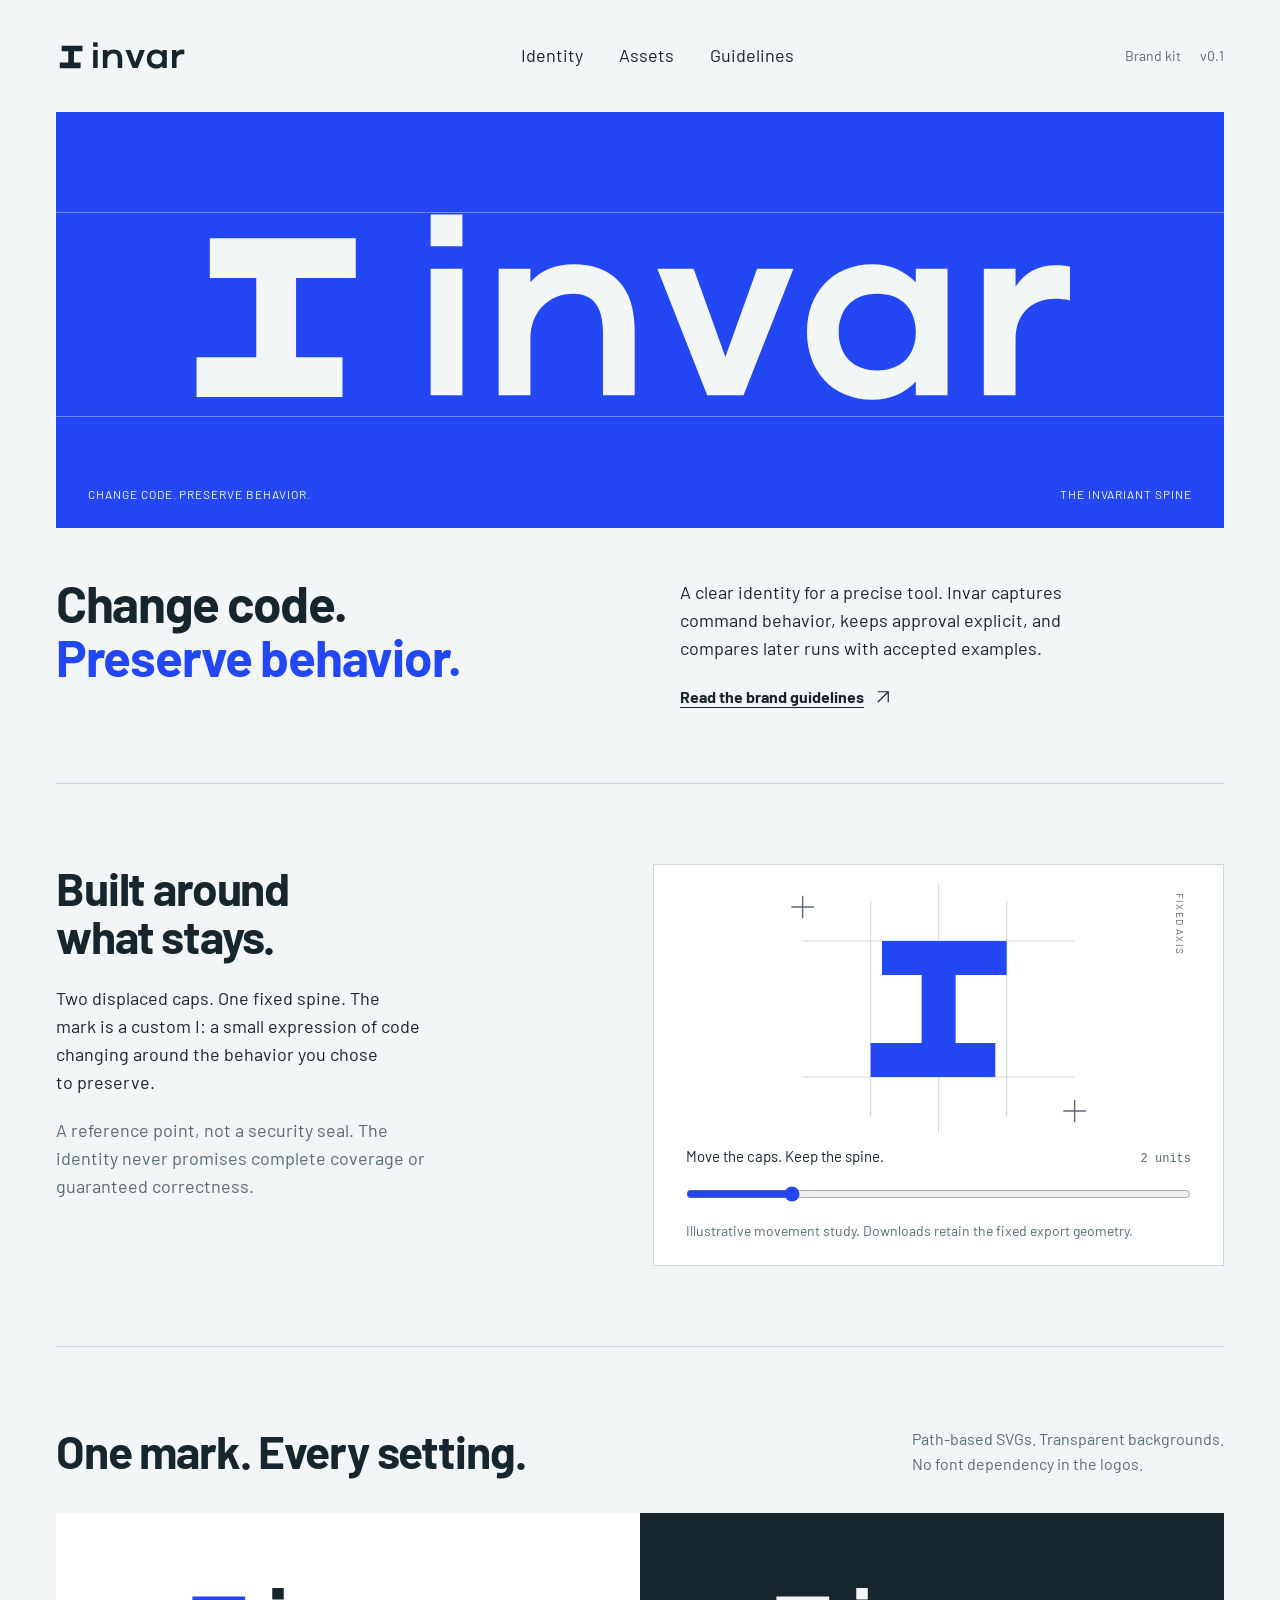
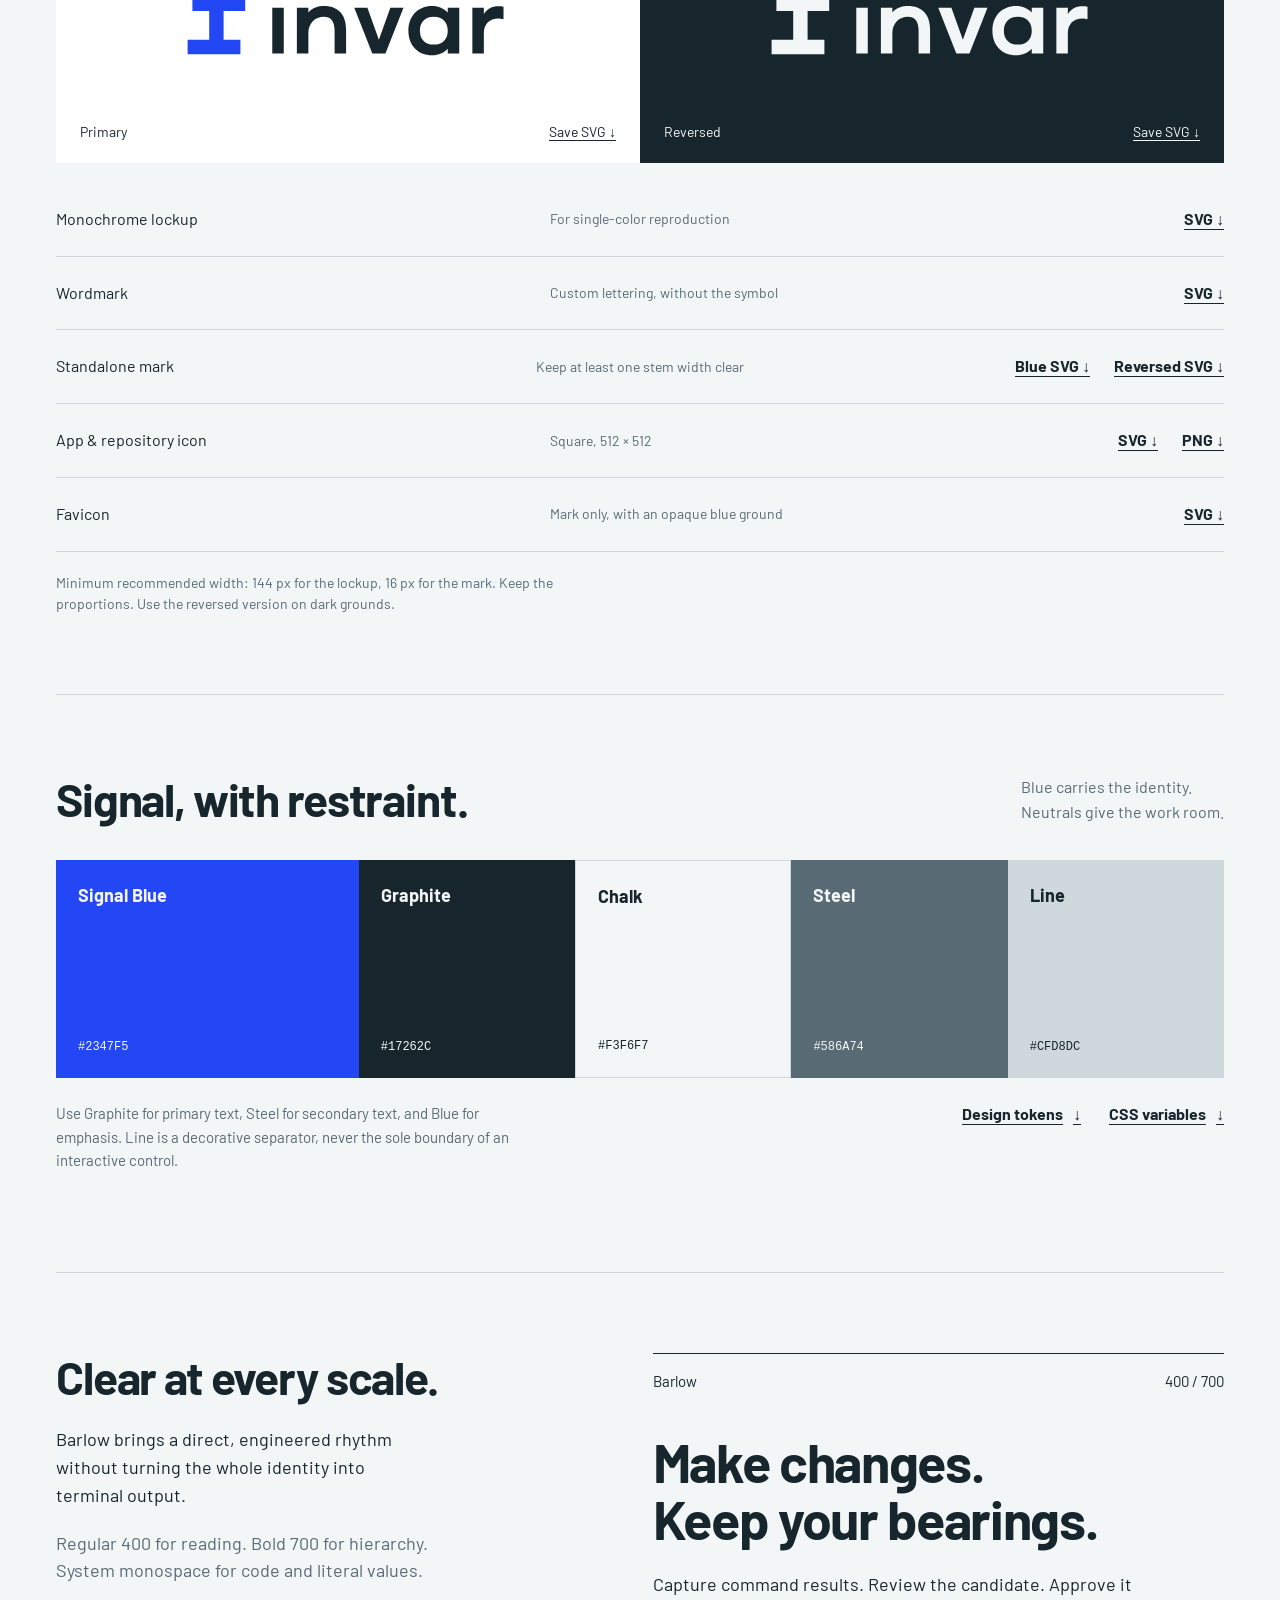
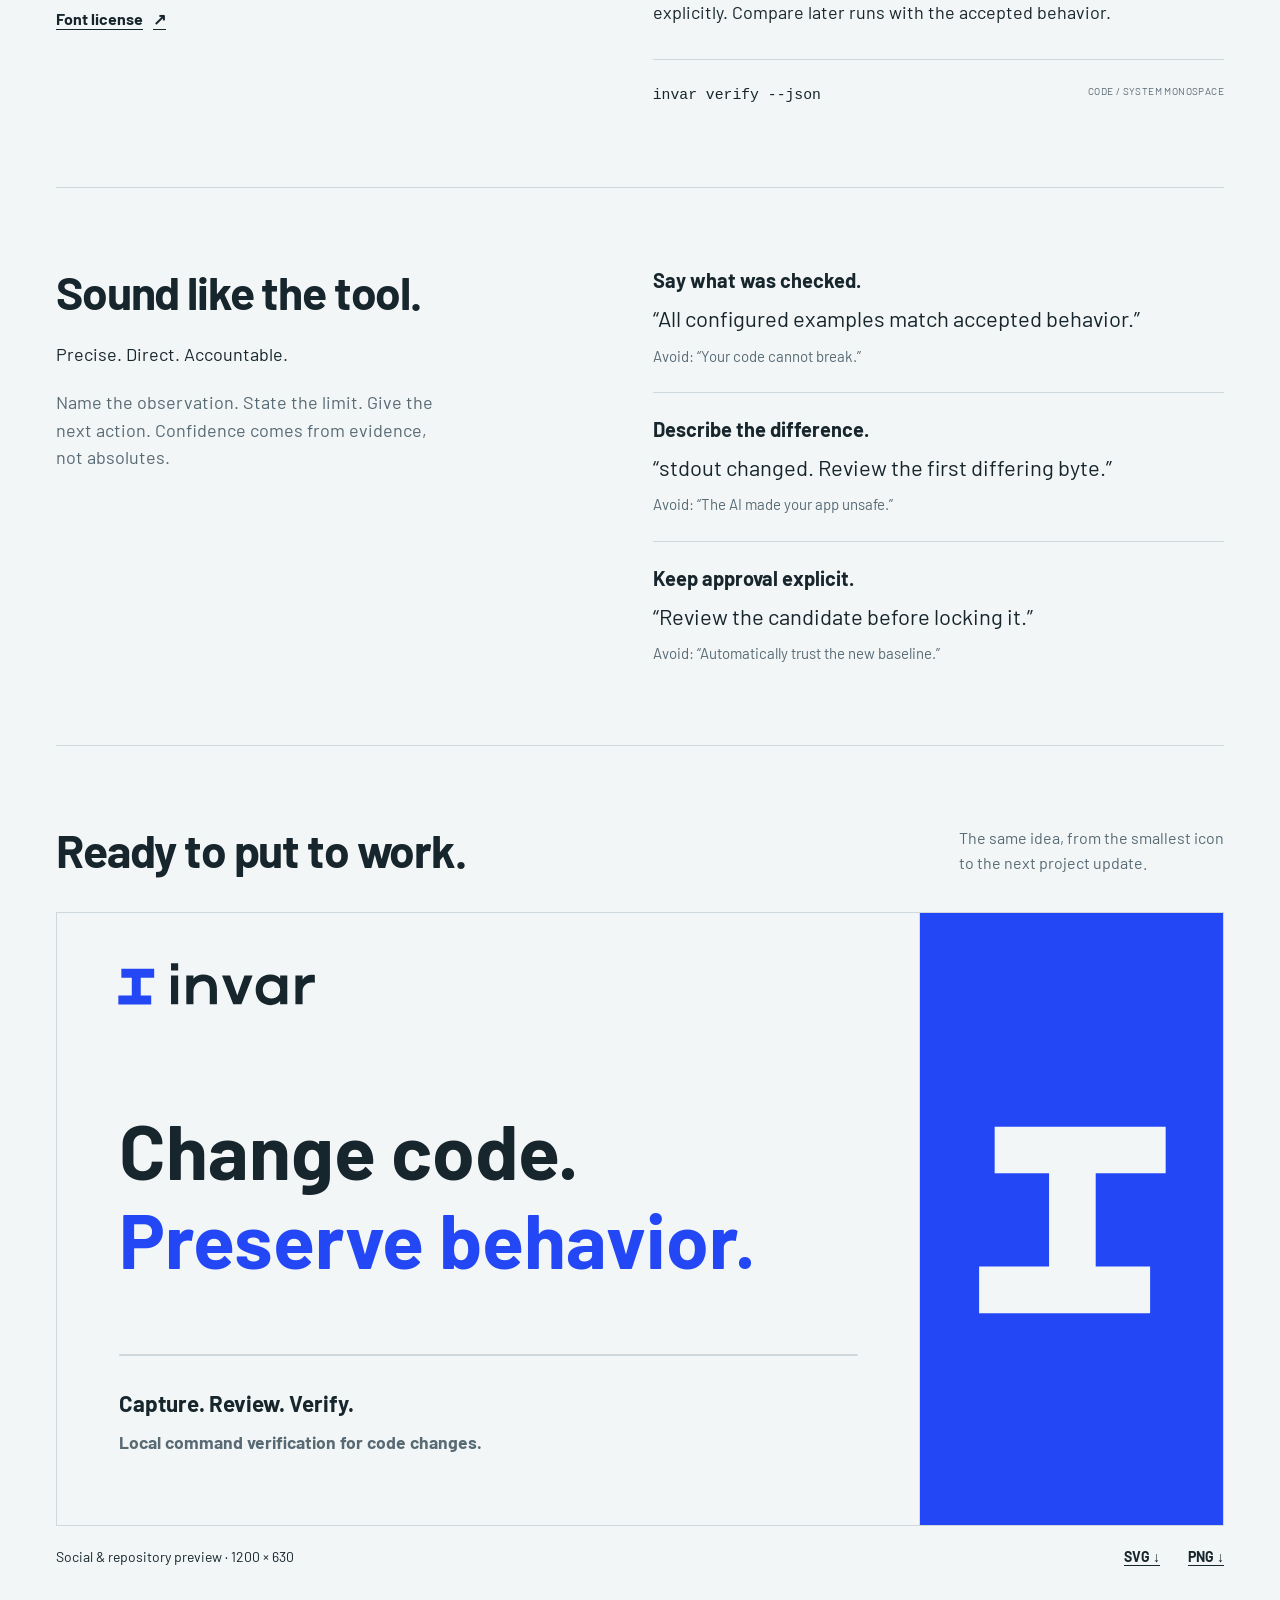
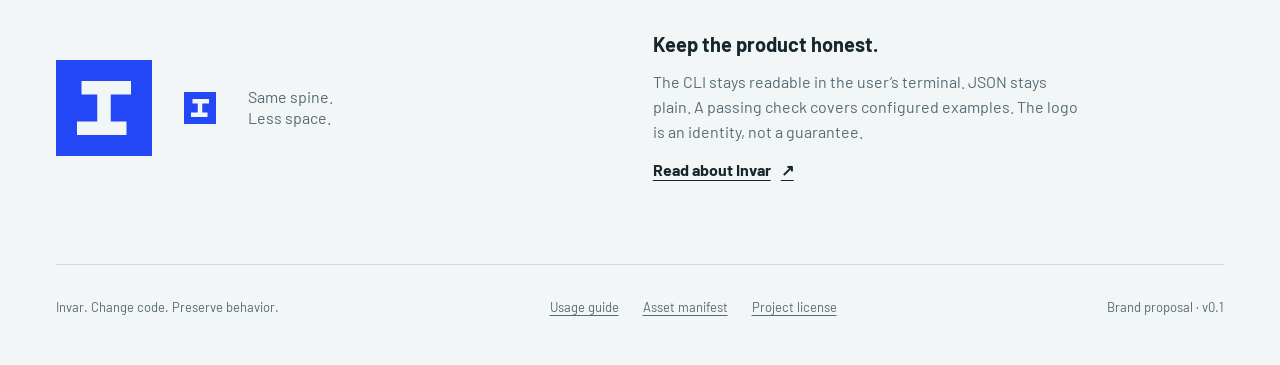
<file: brand/index.html>
<!doctype html>
<html lang="en">
<head>
  <meta charset="utf-8">
  <meta name="viewport" content="width=device-width, initial-scale=1">
  <meta name="description" content="Invar brand kit. Logos, colors, typography, and voice for the local command verification tool.">
  <meta name="theme-color" content="#2347F5">
  <meta name="color-scheme" content="light dark">
  <title>Invar — Brand kit</title>
  <link rel="icon" type="image/svg+xml" href="assets/favicon.svg">
  <link rel="preload" href="fonts/Barlow-Bold.ttf" as="font" type="font/ttf" crossorigin>
  <link rel="stylesheet" href="tokens.css">
  <link rel="stylesheet" href="style.css">
  <script src="preview.js" defer></script>
</head>
<body>
  <a class="skip-link" href="#main">Skip to brand kit</a>
  <header class="masthead wrap">
    <a class="home-link" href="#main" aria-label="Invar brand kit">
      <img class="light-logo" src="assets/logo-mono.svg" width="340" height="82" alt="Invar">
      <img class="dark-logo" src="assets/logo-reversed.svg" width="340" height="82" alt="Invar">
    </a>
    <nav aria-label="Brand kit">
      <a href="#identity">Identity</a>
      <a href="#assets">Assets</a>
      <a href="#guidelines">Guidelines</a>
    </nav>
    <span class="edition">Brand kit <span>v0.1</span></span>
  </header>

  <main id="main" class="wrap" tabindex="-1">
    <h1 class="sr-only">Invar brand kit</h1>
    <div class="identity-plate" aria-label="Invar identity in Signal Blue">
      <div class="plate-rule top-rule" aria-hidden="true"></div>
      <img class="hero-logo" src="assets/logo-reversed.svg" alt="Invar" width="340" height="82" fetchpriority="high">
      <div class="plate-rule bottom-rule" aria-hidden="true"></div>
      <div class="plate-caption"><span>CHANGE CODE. PRESERVE BEHAVIOR.</span><span>THE INVARIANT SPINE</span></div>
    </div>

    <section class="introduction" aria-labelledby="tagline">
      <h2 id="tagline">Change code.<br><span>Preserve behavior.</span></h2>
      <div>
        <p>A clear identity for a precise tool. Invar captures command behavior, keeps approval explicit, and compares later runs with accepted examples.</p>
        <a class="text-link" href="README.md">Read the brand guidelines <svg viewBox="0 0 24 24" aria-hidden="true"><path d="M5 19 19 5M5 5h14v14"/></svg></a>
      </div>
    </section>

    <section id="identity" class="section construction" aria-labelledby="identity-heading">
      <div class="section-intro">
        <h2 id="identity-heading">Built around<br>what stays.</h2>
        <p>Two displaced caps. One fixed spine. The mark is a custom I: a small expression of code changing around the behavior you chose to preserve.</p>
        <p class="muted">A reference point, not a security seal. The identity never promises complete coverage or guaranteed correctness.</p>
      </div>
      <div class="construction-panel">
        <div class="drawing">
          <svg class="construction-mark" viewBox="0 0 128 96" role="img" aria-labelledby="construction-title construction-desc">
            <title id="construction-title">The invariant spine</title>
            <desc id="construction-desc">The upper and lower bars move in opposite directions. The middle stem stays fixed. This is an illustrative study, not the exported logo.</desc>
            <g class="drawing-guides" fill="none"><path d="M16 24H112M16 72H112M64 4V92M40 10V86M88 10V86"/></g>
            <g fill="currentColor"><rect class="cap-top" x="42" y="24" width="44" height="12"/><rect x="58" y="36" width="12" height="24"/><rect class="cap-bottom" x="42" y="60" width="44" height="12"/></g>
            <g class="registration" fill="none"><path d="M16 8v8M12 12h8M112 80v8M108 84h8"/></g>
          </svg>
          <span class="drawing-note">FIXED AXIS</span>
        </div>
        <div class="slider-caption"><label for="displacement">Move the caps. Keep the spine.</label><output for="displacement" id="displacement-value">2 units</output></div>
        <input id="displacement" type="range" min="0" max="10" step="1" value="2" aria-describedby="study-note">
        <p id="study-note" class="fineprint">Illustrative movement study. Downloads retain the fixed export geometry.</p>
      </div>
    </section>

    <section id="assets" class="section" aria-labelledby="assets-heading">
      <div class="section-heading"><h2 id="assets-heading">One mark. Every setting.</h2><p>Path-based SVGs. Transparent backgrounds.<br>No font dependency in the logos.</p></div>
      <div class="logo-proofs">
        <figure class="logo-proof proof-light"><img src="assets/logo-primary.svg" width="340" height="82" alt="Primary Invar logo: blue mark and graphite lettering"><figcaption>Primary <a href="assets/logo-primary.svg" download aria-label="Save primary logo as SVG">Save SVG <span aria-hidden="true">↓</span></a></figcaption></figure>
        <figure class="logo-proof proof-dark"><img src="assets/logo-reversed.svg" width="340" height="82" alt="Reversed Invar logo in Chalk on Graphite"><figcaption>Reversed <a href="assets/logo-reversed.svg" download aria-label="Save reversed logo as SVG">Save SVG <span aria-hidden="true">↓</span></a></figcaption></figure>
      </div>
      <div class="asset-rows">
        <div class="asset-row"><span>Monochrome lockup</span><span class="asset-description">For single-color reproduction</span><a href="assets/logo-mono.svg" download aria-label="Save monochrome logo as SVG">SVG <span aria-hidden="true">↓</span></a></div>
        <div class="asset-row"><span>Wordmark</span><span class="asset-description">Custom lettering, without the symbol</span><a href="assets/wordmark.svg" download aria-label="Save wordmark as SVG">SVG <span aria-hidden="true">↓</span></a></div>
        <div class="asset-row"><span>Standalone mark</span><span class="asset-description">Keep at least one stem width clear</span><div><a href="assets/mark.svg" download aria-label="Save blue standalone mark as SVG">Blue SVG <span aria-hidden="true">↓</span></a><a href="assets/mark-reversed.svg" download aria-label="Save reversed standalone mark as SVG">Reversed SVG <span aria-hidden="true">↓</span></a></div></div>
        <div class="asset-row"><span>App &amp; repository icon</span><span class="asset-description">Square, 512 × 512</span><div><a href="assets/icon.svg" download aria-label="Save square icon as SVG">SVG <span aria-hidden="true">↓</span></a><a href="assets/icon.png" download aria-label="Save square icon as PNG">PNG <span aria-hidden="true">↓</span></a></div></div>
        <div class="asset-row"><span>Favicon</span><span class="asset-description">Mark only, with an opaque blue ground</span><a href="assets/favicon.svg" download aria-label="Save favicon as SVG">SVG <span aria-hidden="true">↓</span></a></div>
      </div>
      <p class="fineprint">Minimum recommended width: 144 px for the lockup, 16 px for the mark. Keep the proportions. Use the reversed version on dark grounds.</p>
    </section>

    <section class="section" aria-labelledby="palette-heading">
      <div class="section-heading"><h2 id="palette-heading">Signal, with restraint.</h2><p>Blue carries the identity.<br>Neutrals give the work room.</p></div>
      <div class="palette">
        <div class="swatch swatch-blue"><span>Signal Blue</span><code>#2347F5</code></div>
        <div class="swatch swatch-graphite"><span>Graphite</span><code>#17262C</code></div>
        <div class="swatch swatch-chalk"><span>Chalk</span><code>#F3F6F7</code></div>
        <div class="swatch swatch-steel"><span>Steel</span><code>#586A74</code></div>
        <div class="swatch swatch-line"><span>Line</span><code>#CFD8DC</code></div>
      </div>
      <div class="palette-notes"><p>Use Graphite for primary text, Steel for secondary text, and Blue for emphasis. Line is a decorative separator, never the sole boundary of an interactive control.</p><a class="text-link" href="tokens.json" download>Design tokens <span aria-hidden="true">↓</span></a><a class="text-link" href="tokens.css" download>CSS variables <span aria-hidden="true">↓</span></a></div>
    </section>

    <section class="section type-section" aria-labelledby="type-heading">
      <div class="section-intro"><h2 id="type-heading">Clear at every scale.</h2><p>Barlow brings a direct, engineered rhythm without turning the whole identity into terminal output.</p><p class="muted">Regular 400 for reading. Bold 700 for hierarchy. System monospace for code and literal values.</p><a class="text-link" href="fonts/OFL.txt">Font license <span aria-hidden="true">↗</span></a></div>
      <div class="type-specimen"><div class="type-name"><span>Barlow</span><span>400 / 700</span></div><p class="type-display">Make changes.<br>Keep your bearings.</p><p class="type-body">Capture command results. Review the candidate. Approve it explicitly. Compare later runs with the accepted behavior.</p><div class="code-specimen"><code>invar verify --json</code><span>CODE / SYSTEM MONOSPACE</span></div></div>
    </section>

    <section id="guidelines" class="section voice-section" aria-labelledby="voice-heading">
      <div class="section-intro"><h2 id="voice-heading">Sound like the tool.</h2><p>Precise. Direct. Accountable.</p><p class="muted">Name the observation. State the limit. Give the next action. Confidence comes from evidence, not absolutes.</p></div>
      <div class="voice-examples"><div><h3>Say what was checked.</h3><p class="say">“All configured examples match accepted behavior.”</p><p class="avoid">Avoid: “Your code cannot break.”</p></div><div><h3>Describe the difference.</h3><p class="say">“stdout changed. Review the first differing byte.”</p><p class="avoid">Avoid: “The AI made your app unsafe.”</p></div><div><h3>Keep approval explicit.</h3><p class="say">“Review the candidate before locking it.”</p><p class="avoid">Avoid: “Automatically trust the new baseline.”</p></div></div>
    </section>

    <section class="section applications" aria-labelledby="application-heading">
      <div class="section-heading"><h2 id="application-heading">Ready to put to work.</h2><p>The same idea, from the smallest icon<br>to the next project update.</p></div>
      <figure class="social-preview"><img src="assets/social-card.svg" width="1200" height="630" alt="Invar social image: Change code. Preserve behavior. Capture. Review. Verify." loading="lazy"><figcaption><span>Social &amp; repository preview · 1200 × 630</span><span><a href="assets/social-card.svg" download aria-label="Save social image as SVG">SVG <span aria-hidden="true">↓</span></a><a href="assets/social-card.png" download aria-label="Save social image as PNG">PNG <span aria-hidden="true">↓</span></a></span></figcaption></figure>
      <div class="application-bottom"><div class="small-icons"><img src="assets/icon.svg" width="96" height="96" alt="Invar square icon"><img src="assets/favicon.svg" width="32" height="32" alt="Invar favicon at 32 pixels"><span>Same spine.<br>Less space.</span></div><div class="application-note"><h3>Keep the product honest.</h3><p>The CLI stays readable in the user’s terminal. JSON stays plain. A passing check covers configured examples. The logo is an identity, not a guarantee.</p><a class="text-link" href="../README.md">Read about Invar <span aria-hidden="true">↗</span></a></div></div>
    </section>
  </main>

  <footer class="footer wrap"><span>Invar. Change code. Preserve behavior.</span><div><a href="README.md">Usage guide</a><a href="manifest.json">Asset manifest</a><a href="../LICENSE">Project license</a></div><span>Brand proposal · v0.1</span></footer>
</body>
</html>
</file>
<file: brand/tokens.css>
:root {
  --invar-blue: #2347F5;
  --invar-graphite: #17262C;
  --invar-chalk: #F3F6F7;
  --invar-steel: #586A74;
  --invar-line: #CFD8DC;
  --invar-pass: #166443;
  --invar-change: #A23D27;
  --invar-review: #805907;
  --invar-font-sans: "Barlow", sans-serif;
  --invar-font-mono: ui-monospace, SFMono-Regular, Consolas, monospace;
}
</file>
<file: brand/style.css>
@font-face {
  font-family: Barlow;
  src: url("fonts/Barlow-Regular.ttf") format("truetype");
  font-style: normal;
  font-weight: 400;
  font-display: swap;
}

@font-face {
  font-family: Barlow;
  src: url("fonts/Barlow-Bold.ttf") format("truetype");
  font-style: normal;
  font-weight: 700;
  font-display: swap;
}

:root {
  color-scheme: light dark;
  --page: var(--invar-chalk);
  --ink: var(--invar-graphite);
  --muted: var(--invar-steel);
  --rule: var(--invar-line);
  --panel: #fff;
  --link: var(--invar-blue);
  --focus: var(--invar-blue);
}

* { box-sizing: border-box; }
html { scroll-behavior: smooth; scroll-padding-top: 32px; }
body { margin: 0; background: var(--page); color: var(--ink); font-family: var(--invar-font-sans); font-size: 18px; line-height: 1.55; }
::selection { background: var(--invar-blue); color: var(--invar-chalk); }
a { color: inherit; text-decoration-thickness: 1px; text-underline-offset: .23em; }
a:hover { text-decoration-thickness: 2px; }
a:focus-visible, input:focus-visible { outline: 3px solid var(--focus); outline-offset: 6px; }
button, input { font: inherit; accent-color: var(--invar-blue); }
svg { display: block; }
img { display: block; max-width: 100%; height: auto; }
p { max-width: 68ch; margin: 0 0 20px; text-wrap: pretty; }
h1, h2, h3 { margin: 0; font-weight: 700; text-wrap: balance; }
h2 { font-size: clamp(32px, 3.6vw, 48px); line-height: 1.06; letter-spacing: -.025em; }
h3 { font-size: 20px; line-height: 1.2; }
code, output { font-family: var(--invar-font-mono); font-variant-numeric: tabular-nums; }
code { font-size: .82em; }
.wrap { width: min(1328px, calc(100% - 112px)); margin-inline: auto; }
.sr-only { position: absolute; width: 1px; height: 1px; padding: 0; margin: -1px; overflow: hidden; clip-path: inset(50%); white-space: nowrap; border: 0; }
.skip-link { position: fixed; top: 8px; left: 8px; z-index: 3; padding: 12px 20px; color: var(--page); background: var(--ink); transform: translateY(-150%); }
.skip-link:focus { transform: translateY(0); }
.masthead { display: flex; align-items: center; justify-content: space-between; gap: 32px; min-height: 112px; }
.home-link { width: 134px; flex: 0 0 auto; }
.dark-logo { display: none; }
.masthead nav { display: flex; gap: 36px; }
.masthead nav a { padding-block: 14px; text-decoration: none; }
.masthead nav a:hover { color: var(--link); }
.edition { font-size: 14px; color: var(--muted); }
.edition span { margin-left: 16px; }
.identity-plate { position: relative; display: grid; place-items: center; min-height: 416px; padding: 68px 7% 86px; overflow: hidden; background: var(--invar-blue); color: var(--invar-chalk); }
.hero-logo { position: relative; z-index: 1; width: min(100%, 940px); }
.plate-rule { position: absolute; width: 100%; border-top: 1px solid #7189FA; pointer-events: none; }
.top-rule { top: 24%; }
.bottom-rule { top: 73%; }
.plate-caption { position: absolute; inset: auto 32px 24px; display: flex; justify-content: space-between; gap: 24px; font-size: 12px; letter-spacing: .08em; }
.introduction { display: grid; grid-template-columns: 1fr 1fr; gap: 80px; padding: 48px 0 72px; }
.introduction h2 { font-size: clamp(36px, 4vw, 54px); }
.introduction h2 span { color: var(--link); }
.introduction > div { max-width: 450px; padding-top: 3px; }
.text-link { display: inline-flex; align-items: center; gap: 10px; font-size: 16px; font-weight: 700; }
.text-link svg { width: 18px; height: 18px; fill: none; stroke: currentColor; stroke-width: 1.6; }
.section { padding-block: 80px; border-top: 1px solid var(--rule); scroll-margin-top: 12px; }
.section-intro > h2 { margin-bottom: 24px; }
.section-intro > p { max-width: 38ch; }
.muted, .fineprint { color: var(--muted); }
.fineprint { margin: 20px 0 0; font-size: 14px; line-height: 1.5; }
.construction, .type-section, .voice-section { display: grid; grid-template-columns: 1fr 1.15fr; gap: 100px; }
.construction-panel { --shift: 2px; padding: 8px 32px 24px; background: var(--panel); border: 1px solid var(--rule); }
.drawing { position: relative; height: 272px; }
.construction-mark { width: 100%; height: 100%; color: var(--link); }
.drawing-guides { stroke: var(--rule); stroke-width: .4; }
.registration { stroke: var(--muted); stroke-width: .5; }
.cap-top { transform: translateX(var(--shift)); }
.cap-bottom { transform: translateX(calc(-1 * var(--shift))); }
.drawing-note { position: absolute; right: 4px; top: 20px; writing-mode: vertical-rl; font-size: 10px; letter-spacing: .12em; color: var(--muted); }
.slider-caption { display: flex; justify-content: space-between; align-items: baseline; gap: 16px; font-size: 15px; }
.slider-caption output { font-size: 12px; white-space: nowrap; color: var(--muted); }
input[type="range"] { display: block; width: 100%; min-height: 36px; margin: 8px 0 0; cursor: ew-resize; }
.construction-panel .fineprint { margin-top: 8px; }
.section-heading { display: flex; justify-content: space-between; align-items: start; gap: 48px; margin-bottom: 36px; }
.section-heading p { max-width: 35ch; color: var(--muted); font-size: 16px; margin: 0; }
.logo-proofs { display: grid; grid-template-columns: 1fr 1fr; }
.logo-proof { display: flex; position: relative; align-items: center; justify-content: center; min-height: 250px; margin: 0; padding: 54px 40px 84px; }
.logo-proof > img { width: 76%; max-width: 340px; }
.proof-light { --focus: var(--invar-blue); background: #fff; color: var(--invar-graphite); }
.proof-dark { --focus: var(--invar-chalk); background: var(--invar-graphite); color: var(--invar-chalk); }
.logo-proof figcaption { position: absolute; inset: auto 24px 20px; display: flex; justify-content: space-between; gap: 20px; font-size: 14px; }
.asset-rows { margin-top: 20px; }
.asset-row { display: grid; grid-template-columns: 1fr 1fr minmax(180px, auto); align-items: center; gap: 24px; min-height: 72px; padding-block: 16px; border-bottom: 1px solid var(--rule); font-size: 16px; }
.asset-description { color: var(--muted); font-size: 14px; }
.asset-row > :last-child { justify-self: end; }
.asset-row a, .social-preview a { display: inline-block; padding: 8px 0; font-weight: 700; }
.asset-row > div { display: flex; gap: 24px; }
.palette { display: grid; grid-template-columns: 1.4fr 1fr 1fr 1fr 1fr; }
.swatch { min-width: 0; min-height: 218px; display: flex; flex-direction: column; justify-content: space-between; align-items: start; padding: 22px; color: var(--invar-chalk); }
.swatch > span { font-weight: 700; font-size: 18px; }
.swatch code { font-size: 12px; user-select: all; }
.swatch-blue { background: var(--invar-blue); }
.swatch-graphite { background: var(--invar-graphite); }
.swatch-chalk { background: var(--invar-chalk); color: var(--invar-graphite); border: 1px solid var(--invar-line); }
.swatch-steel { background: var(--invar-steel); }
.swatch-line { background: var(--invar-line); color: var(--invar-graphite); }
.palette-notes { display: flex; align-items: start; gap: 28px; margin-top: 24px; }
.palette-notes p { flex: 1; font-size: 15px; color: var(--muted); max-width: 60ch; margin-right: auto; }
.palette-notes a { white-space: nowrap; }
.type-specimen { border-top: 1px solid var(--ink); padding-top: 16px; }
.type-name { display: flex; justify-content: space-between; gap: 24px; font-size: 15px; }
.type-display { margin: 40px 0 24px; font-size: clamp(36px, 4.2vw, 60px); line-height: 1.06; letter-spacing: -.025em; font-weight: 700; }
.type-body { font-size: 18px; max-width: 48ch; }
.code-specimen { display: flex; flex-wrap: wrap; gap: 12px 24px; justify-content: space-between; border-top: 1px solid var(--rule); padding-top: 24px; margin-top: 32px; }
.code-specimen > span { color: var(--muted); font-size: 10px; letter-spacing: .04em; }
.voice-examples > div { padding: 24px 0; border-top: 1px solid var(--rule); }
.voice-examples > div:first-child { padding-top: 0; border: 0; }
.voice-examples > div:last-child { padding-bottom: 0; }
.voice-examples h3 { margin-bottom: 12px; }
.voice-examples p { margin: 0; }
.say { font-size: 22px; line-height: 1.3; }
.avoid { color: var(--muted); font-size: 15px; padding-top: 12px; }
.social-preview { margin: 0; }
.social-preview > img { width: 100%; border: 1px solid var(--rule); }
.social-preview figcaption { display: flex; flex-wrap: wrap; align-items: center; justify-content: space-between; gap: 8px 24px; padding-top: 12px; font-size: 14px; }
.social-preview figcaption > span:last-child { display: flex; gap: 28px; }
.application-bottom { display: grid; grid-template-columns: 1fr 1.15fr; gap: 100px; margin-top: 56px; }
.small-icons { display: flex; align-items: center; flex-wrap: wrap; gap: 32px; }
.small-icons > span { color: var(--muted); font-size: 16px; line-height: 1.3; }
.application-note h3 { margin-bottom: 14px; }
.application-note p { font-size: 16px; color: var(--muted); max-width: 48ch; margin-bottom: 12px; }
.footer { display: flex; flex-wrap: wrap; align-items: center; justify-content: space-between; gap: 24px; padding-block: 32px 48px; border-top: 1px solid var(--rule); font-size: 13px; color: var(--muted); }
.footer > div { display: flex; flex-wrap: wrap; gap: 24px; }

@media (prefers-color-scheme: dark) {
  :root { --page: #101B20; --ink: #F3F6F7; --muted: #B8C7CF; --rule: #41545E; --panel: #17262C; --link: #A7BBFF; --focus: #A7BBFF; }
  .light-logo { display: none; }
  .dark-logo { display: block; }
  .construction-mark { color: #8AA5FF; }
  input[type="range"] { accent-color: #A7BBFF; }
}

@media (min-width: 1500px) {
  .identity-plate { min-height: 468px; }
}

@media (max-width: 1000px) {
  .wrap { width: calc(100% - 64px); }
  .masthead { min-height: 96px; gap: 24px; }
  .edition { display: none; }
  .identity-plate { min-height: 320px; padding: 52px 5% 76px; }
  .introduction { gap: 40px; }
  .construction, .type-section, .voice-section, .application-bottom { gap: 48px; }
  .section { padding-block: 64px; }
  .asset-row { grid-template-columns: 1fr 1fr; }
  .asset-description { display: none; }
  .palette { grid-template-columns: repeat(5, 1fr); }
  .swatch { min-height: 180px; padding: 16px; }
  .swatch > span { font-size: 16px; }
  .swatch code { font-size: 11px; }
  .palette-notes { flex-wrap: wrap; gap: 12px 24px; }
  .palette-notes > p { flex-basis: 100%; max-width: 68ch; margin-bottom: 4px; }
}

@media (max-width: 640px) {
  html { scroll-padding-top: 16px; }
  .wrap { width: calc(100% - 40px); }
  body { font-size: 17px; }
  .masthead { min-height: 88px; gap: 16px; }
  .home-link { width: 96px; }
  .masthead nav { gap: 18px; font-size: 14px; }
  .identity-plate { min-height: 224px; padding: 48px 6% 60px; }
  .plate-caption { inset: auto 16px 16px; font-size: 8px; gap: 12px; }
  .plate-caption > span:last-child { display: none; }
  .introduction, .construction, .type-section, .voice-section, .application-bottom { grid-template-columns: 1fr; gap: 32px; }
  .introduction { padding-block: 32px 48px; }
  .introduction h2 { font-size: clamp(34px, 8.4vw, 48px); }
  .introduction > div { max-width: none; }
  .section { padding-block: 48px; }
  .section-heading { display: block; margin-bottom: 28px; }
  .section-heading p { margin: 20px 0 0; }
  .section-heading p br { display: none; }
  .section-intro > p { max-width: 68ch; }
  .construction-panel { padding-inline: 20px; }
  .drawing { height: 230px; }
  .slider-caption { font-size: 14px; gap: 8px; }
  .slider-caption output { font-size: 11px; }
  .logo-proofs { grid-template-columns: 1fr; }
  .logo-proof { min-height: 200px; padding: 42px 24px 70px; }
  .logo-proof > img { width: 78%; }
  .asset-row { grid-template-columns: minmax(0, 1fr) auto; gap: 16px; font-size: 14px; }
  .asset-row > div { gap: 16px; }
  .palette { grid-template-columns: repeat(2, 1fr); }
  .swatch:first-child { grid-column: 1 / -1; min-height: 170px; }
  .swatch { min-height: 148px; padding: 20px; }
  .swatch > span { font-size: 18px; }
  .swatch code { font-size: 12px; }
  .type-display { margin-top: 32px; font-size: clamp(34px, 8.4vw, 48px); }
  .say { font-size: 21px; }
  .application-bottom { margin-top: 32px; }
  .small-icons { gap: 28px; }
  .footer { font-size: 12px; gap: 20px; }
  .footer > span:last-child { flex-basis: 100%; }
}

@media (max-width: 360px) {
  .wrap { width: calc(100% - 32px); }
  .masthead nav { gap: 12px; font-size: 13px; }
  .home-link { width: 86px; }
  .slider-caption { flex-wrap: wrap; }
  .asset-row { grid-template-columns: 1fr; gap: 4px; }
  .asset-row > :last-child { justify-self: start; }
}

@media (prefers-reduced-motion: reduce) {
  html { scroll-behavior: auto; }
}

@media (forced-colors: active) {
  :root { --page: Canvas; --ink: CanvasText; --muted: CanvasText; --rule: CanvasText; --panel: Canvas; --link: LinkText; --focus: Highlight; }
  .identity-plate, .swatch, .logo-proof, .small-icons img, .home-link { forced-color-adjust: none; }
  .home-link { background: #F3F6F7; }
  .home-link .light-logo { display: block; }
  .home-link .dark-logo { display: none; }
  .construction-mark { color: CanvasText; }
}

@media print {
  :root { color-scheme: light; --page: #fff; --ink: #17262C; --muted: #586A74; --rule: #CFD8DC; --panel: #fff; --link: #2347F5; }
  body { font-size: 11pt; print-color-adjust: exact; -webkit-print-color-adjust: exact; }
  .wrap { width: 100%; }
  .masthead nav, .skip-link, input[type="range"], .footer { display: none; }
  .light-logo { display: block; }
  .dark-logo { display: none; }
  .section { padding-block: 32px; break-inside: avoid; }
  .identity-plate { min-height: 240px; }
  .introduction { padding-block: 32px; }
  .construction, .type-section, .voice-section, .application-bottom { gap: 32px; }
}
</file>
